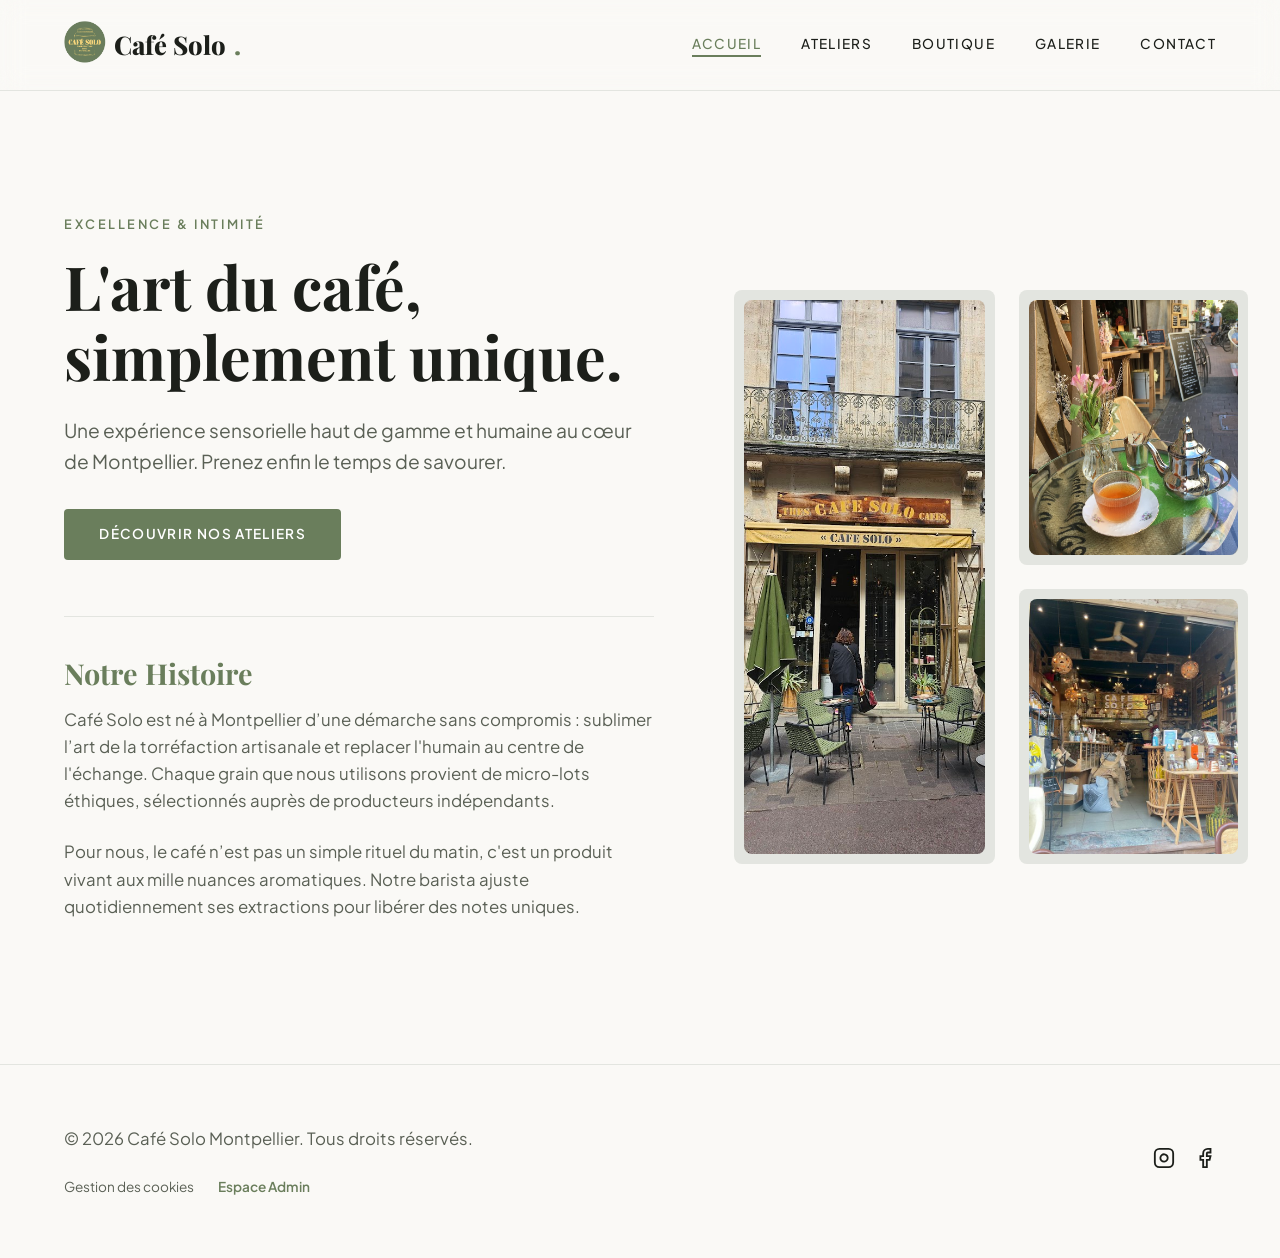
<file: index.html>
<!DOCTYPE html>
<html lang="fr" data-theme="auto">
<head>
    <meta charset="UTF-8">
    <meta name="viewport" content="width=device-width, initial-scale=1.0">
    <title>Café Solo | Accueil & Histoire - Montpellier</title>
    <link rel="preconnect" href="https://fonts.googleapis.com">
    <link rel="preconnect" href="https://fonts.gstatic.com" crossorigin>
    <link href="https://fonts.googleapis.com/css2?family=Playfair+Display:ital,wght@0,400..900;1,400..900&family=Plus+Jakarta+Sans:wght@300;400;500;600;700&display=swap" rel="stylesheet">
    <link rel="stylesheet" href="style.css">
</head>
<body>

    <div class="overlay-backdrop" id="backdrop"></div>

    <header class="main-header">
        <div class="container header-container">
            <a href="index.html" class="logo"><img src="logo-solo.png" alt="Logo Café Solo" class="logo-img">Café Solo<span>.</span></a>
            <nav class="nav-menu" id="navMenu">
                <a href="index.html" class="nav-link active">Accueil</a>
                <a href="ateliers.html" class="nav-link">Ateliers</a>
                <a href="boutique.html" class="nav-link">Boutique</a>
                <a href="galerie.html" class="nav-link">Galerie</a>
                <a href="contact.html" class="nav-link">Contact</a>
            </nav>
        </div>
    </header>

    <main class="page-content">
        <section class="section-padded">
            <div class="container accueil-grid">
                <div class="accueil-content">
                    <span class="section-subtitle">Excellence & Intimité</span>
                    <h1 class="font-hagrid" style="font-size: 3.8rem; margin-bottom: 1.5rem;">L'art du café,<br>simplement unique.</h1>
                    <p style="font-size: 1.2rem; margin-bottom: 2rem;">Une expérience sensorielle haut de gamme et humaine au cœur de Montpellier. Prenez enfin le temps de savourer.</p>
                    <a href="ateliers.html" class="btn btn-primary">Découvrir nos Ateliers</a>

                    <div class="accueil-story">
                        <h3 class="accueil-story-title">Notre Histoire</h3>
                        <p>Café Solo est né à Montpellier d’une démarche sans compromis : sublimer l’art de la torréfaction artisanale et replacer l'humain au centre de l'échange. Chaque grain que nous utilisons provient de micro-lots éthiques, sélectionnés auprès de producteurs indépendants.</p>
                        <p>Pour nous, le café n’est pas un simple rituel du matin, c'est un produit vivant aux mille nuances aromatiques. Notre barista ajuste quotidiennement ses extractions pour libérer des notes uniques.</p>
                    </div>
                </div>

                <div class="accueil-visual-collage">
                    <div class="collage-photo tall">
                        <img src="accueil 1.jpg">
                    </div>
                    <div class="collage-photo">
                        <img src="accueil 2.jpg">
                    </div>
                    <div class="collage-photo">
                        <img src="accueil 3.jpg">
                    </div>
                </div>
        </section>
    </main>

    <footer class="main-footer">
        <div class="container footer-container">
            <div>
                <p>&copy; 2026 Café Solo Montpellier. Tous droits réservés.</p>
                <div class="footer-links">
                    <a href="cookies.html">Gestion des cookies</a>
                    <a href="dashboard.html" style="font-weight:600; color:var(--color-primary);">Espace Admin</a>
                </div>
            </div>
            <div class="footer-socials">
                <a href="https://www.instagram.com/cafesolomontpellier/" aria-label="Instagram"><svg viewBox="0 0 24 24" fill="none" stroke="currentColor" stroke-width="2"><rect x="2" y="2" width="20" height="20" rx="5" ry="5"></rect><path d="M16 11.37A4 4 0 1 1 12.63 8 4 4 0 0 1 16 11.37z"></path><line x1="17.5" y1="6.5" x2="17.51" y2="6.5"></line></svg></a>
                <a href="https://www.facebook.com/cafesolomontpellier" aria-label="Facebook"><svg viewBox="0 0 24 24" fill="none" stroke="currentColor" stroke-width="2"><path d="M18 2h-3a5 5 0 0 0-5 5v3H7v4h3v8h4v-8h3l1-4h-4V7a1 1 0 0 1 1-1h3z"></path></svg></a>
            </div>
        </div>
    </footer>

    <script src="script.js"></script>
</body>
</html>
</file>
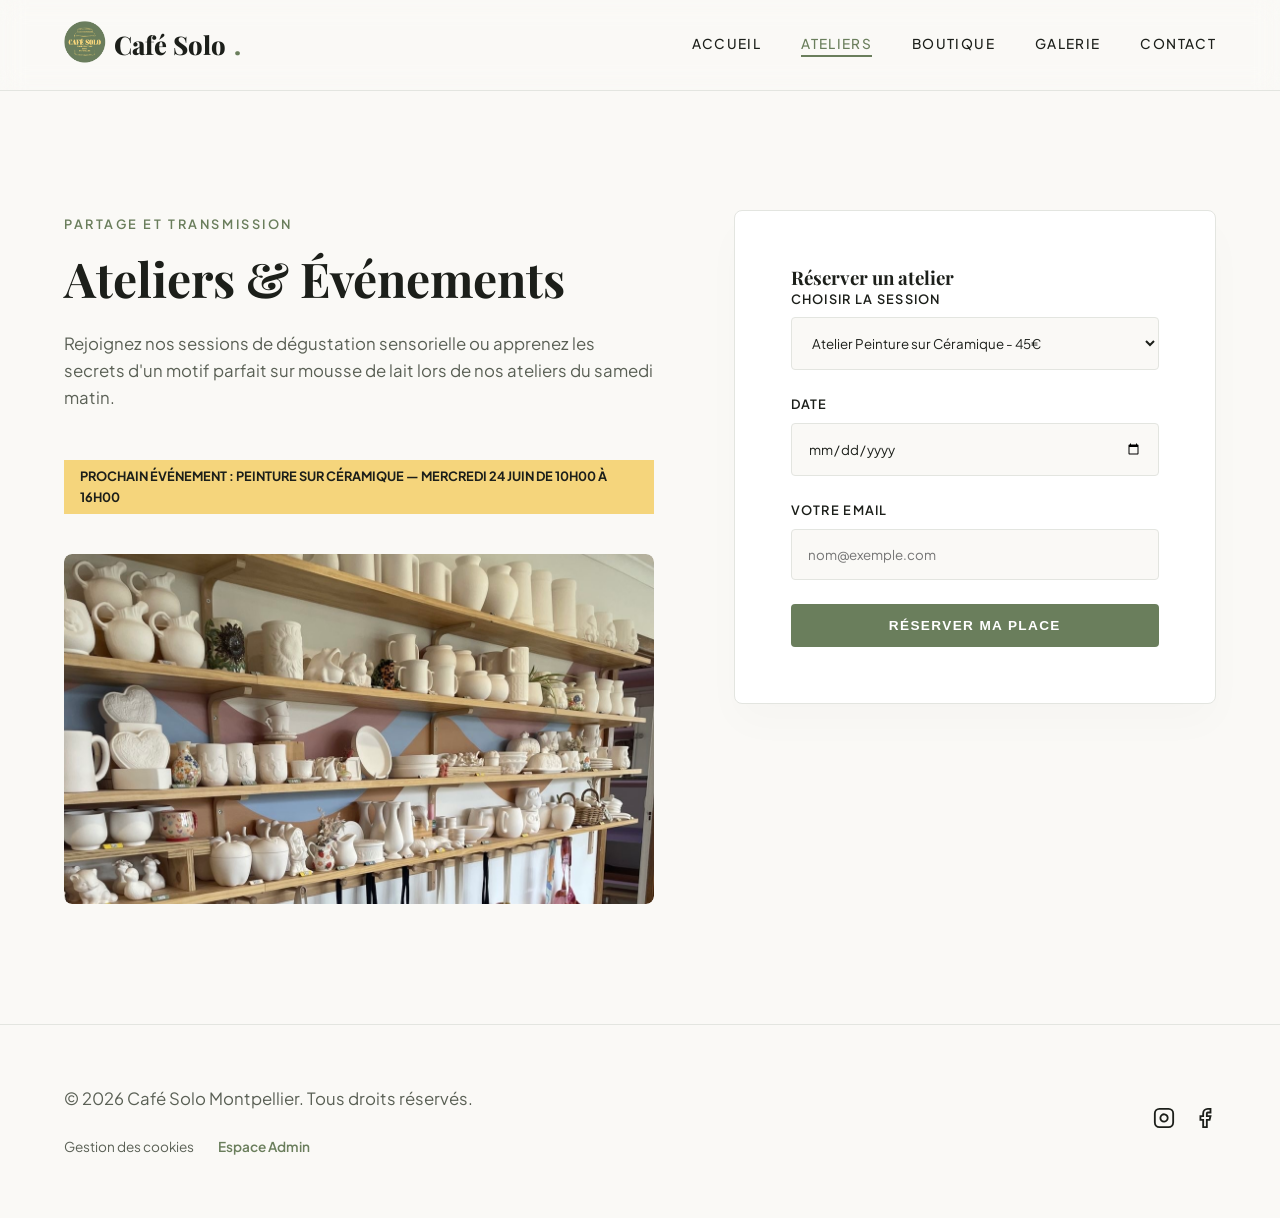
<file: ateliers.html>
<!DOCTYPE html>
<html lang="fr" data-theme="auto">
<head>
    <meta charset="UTF-8">
    <meta name="viewport" content="width=device-width, initial-scale=1.0">
    <title>Café Solo | Ateliers & Événements</title>
    <link rel="preconnect" href="https://fonts.googleapis.com">
    <link rel="preconnect" href="https://fonts.gstatic.com" crossorigin>
    <link href="https://fonts.googleapis.com/css2?family=Playfair+Display:ital,wght@0,400..900;1,400..900&family=Plus+Jakarta+Sans:wght@300;400;500;600;700&display=swap" rel="stylesheet">
    <link rel="stylesheet" href="style.css">
</head>
<body>

    <div class="overlay-backdrop" id="backdrop"></div>

</head>
<body>
    <header class="main-header">
        <div class="container header-container">
            <a href="index.html" class="logo"><img src="logo-solo.png" alt="Logo Café Solo" class="logo-img">Café Solo<span>.</span></a>
            <nav class="nav-menu">
                <a href="index.html" class="nav-link">Accueil</a>
                <a href="ateliers.html" class="nav-link active">Ateliers</a>
                <a href="boutique.html" class="nav-link">Boutique</a>
                <a href="galerie.html" class="nav-link">Galerie</a>
                <a href="contact.html" class="nav-link">Contact</a>
            </nav>
        </div>
    </header>

    <main class="page-content">
    <section class="section-padded">
        <div class="container split-layout" style="align-items: start;"> <div class="ateliers-left-column">
                <div class="ateliers-text">
                    <span class="section-subtitle">Partage et transmission</span>
                    <h2 class="font-hagrid">Ateliers & Événements</h2>
                    <p>Rejoignez nos sessions de dégustation sensorielle ou apprenez les secrets d'un motif parfait sur mousse de lait lors de nos ateliers du samedi matin.</p>
                    <div class="event-badge" style="margin-bottom: 2.5rem;">Prochain événement : Peinture sur Céramique — Mercredi 24 juin de 10h00 à 16h00</div>
                </div>
                
                <div class="ateliers-image-wrap">
                    <img src="atelier 1.jpg" alt="Session de formation Latte Art au Café Solo">
                </div>
            </div>

            <div class="card">
                <h3>Réserver un atelier</h3>
                <form class="simple-form" onsubmit="event.preventDefault(); alert('Réservation enregistrée !');">
                    <div class="form-group">
                        <label>Choisir la session</label>
                        <select required>
                            <option>Atelier Peinture sur Céramique - 45€</option>
                            <option>Dégustation "Délices" du Moment - 30€</option>
                        </select>
                    </div>
                    <div class="form-group"><label>Date</label><input type="date" required></div>
                    <div class="form-group"><label>Votre Email</label><input type="email" placeholder="nom@exemple.com" required></div>
                    <button type="submit" class="btn btn-primary" style="width:100%;">Réserver ma place</button>
                </form>
            </div>

        </div>
    </section>
</main>

    <script src="script.js"></script>
    <footer class="main-footer">
        <div class="container footer-container">
            <div>
                <p>&copy; 2026 Café Solo Montpellier. Tous droits réservés.</p>
                <div class="footer-links">
                    <a href="cookies.html">Gestion des cookies</a>
                    <a href="dashboard.html" style="font-weight:600; color:var(--color-primary);">Espace Admin</a>
                </div>
            </div>
            <div class="footer-socials">
                <a href="https://www.instagram.com/cafesolomontpellier/" aria-label="Instagram"><svg viewBox="0 0 24 24" fill="none" stroke="currentColor" stroke-width="2"><rect x="2" y="2" width="20" height="20" rx="5" ry="5"></rect><path d="M16 11.37A4 4 0 1 1 12.63 8 4 4 0 0 1 16 11.37z"></path><line x1="17.5" y1="6.5" x2="17.51" y2="6.5"></line></svg></a>
                <a href="https://www.facebook.com/cafesolomontpellier" aria-label="Facebook"><svg viewBox="0 0 24 24" fill="none" stroke="currentColor" stroke-width="2"><path d="M18 2h-3a5 5 0 0 0-5 5v3H7v4h3v8h4v-8h3l1-4h-4V7a1 1 0 0 1 1-1h3z"></path></svg></a>
            </div>
        </div>
    </footer>
</body>
</html>
</file>
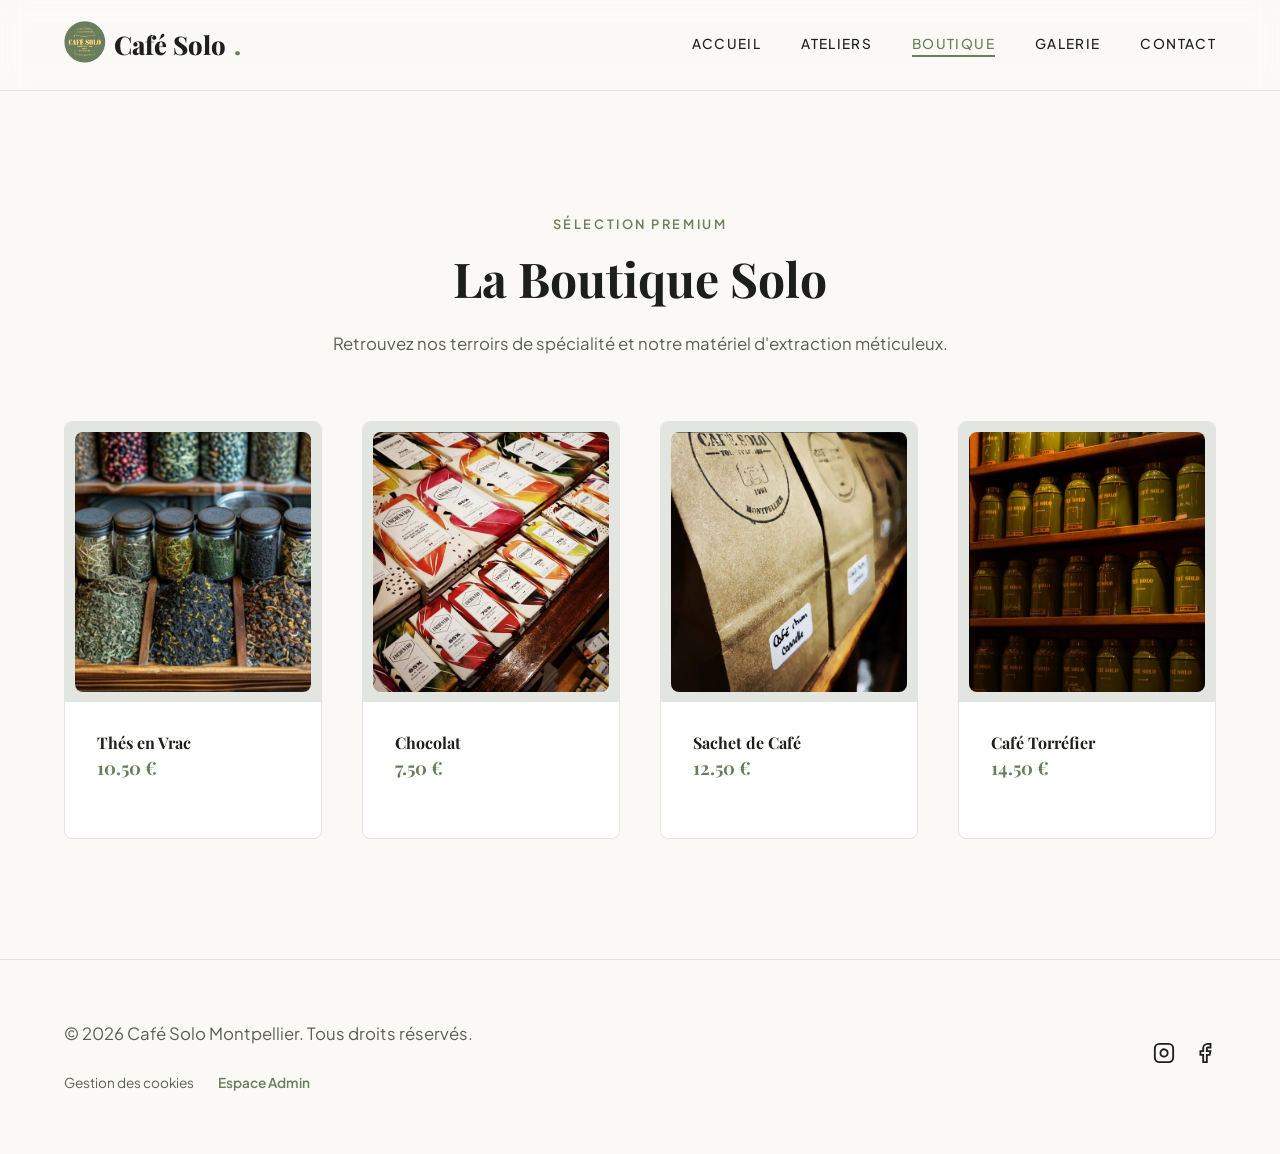
<file: boutique.html>
<!DOCTYPE html>
<html lang="fr" data-theme="auto">
<head>
    <meta charset="UTF-8">
    <meta name="viewport" content="width=device-width, initial-scale=1.0">
    <title>Café Solo | La Boutique</title>
    <link rel="preconnect" href="https://fonts.googleapis.com">
    <link rel="preconnect" href="https://fonts.gstatic.com" crossorigin>
    <link href="https://fonts.googleapis.com/css2?family=Playfair+Display:ital,wght@0,400..900;1,400..900&family=Plus+Jakarta+Sans:wght@300;400;500;600;700&display=swap" rel="stylesheet">
    <link rel="stylesheet" href="style.css">
</head>
<body>
    <header class="main-header">
        <div class="container header-container">
            <a href="index.html" class="logo"><img src="logo-solo.png" alt="Logo Café Solo" class="logo-img">Café Solo<span>.</span></a>
            <nav class="nav-menu">
                <a href="index.html" class="nav-link">Accueil</a>
                <a href="ateliers.html" class="nav-link">Ateliers</a>
                <a href="boutique.html" class="nav-link active">Boutique</a>
                <a href="galerie.html" class="nav-link">Galerie</a>
                <a href="contact.html" class="nav-link">Contact</a>
            </nav>
        </div>
    </header>

    <main class="page-content">
        <section class="section-padded">
            <div class="container">
                <div style="text-align: center;">
                    <span class="section-subtitle">Sélection Premium</span>
                    <h2 class="font-hagrid">La Boutique Solo</h2>
                    <p>Retrouvez nos terroirs de spécialité et notre matériel d'extraction méticuleux.</p>
                </div>
                <div class="product-grid">
                    <div class="product-card">
                        <div class="product-img">
                            <img src="boutique 1.jpeg">
                        </div>
                        <div class="product-details"><h4>Thés en Vrac</h4><p class="product-price">10.50 €</p></div>
                    </div>
                    <div class="product-card">
                        <div class="product-img">
                            <img src="boutique 2.png">
                        </div>
                        <div class="product-details"><h4>Chocolat</h4><p class="product-price">7.50 €</p></div>
                    </div>
                    <div class="product-card">
                        <div class="product-img">
                            <img src="boutique 3.png">
                        </div>
                        <div class="product-details"><h4>Sachet de Café</h4><p class="product-price">12.50 €</p></div>
                    </div>
                    <div class="product-card">
                        <div class="product-img">
                            <img src="boutique 4.png">
                        </div>
                        <div class="product-details"><h4>Café Torréfier</h4><p class="product-price">14.50 €</p></div>
                    </div>
                </div>
            </div>
        </section>
    </main>
    <script src="script.js"></script>
    <footer class="main-footer">
        <div class="container footer-container">
            <div>
                <p>&copy; 2026 Café Solo Montpellier. Tous droits réservés.</p>
                <div class="footer-links">
                    <a href="cookies.html">Gestion des cookies</a>
                    <a href="dashboard.html" style="font-weight:600; color:var(--color-primary);">Espace Admin</a>
                </div>
            </div>
            <div class="footer-socials">
                <a href="https://www.instagram.com/cafesolomontpellier/" aria-label="Instagram"><svg viewBox="0 0 24 24" fill="none" stroke="currentColor" stroke-width="2"><rect x="2" y="2" width="20" height="20" rx="5" ry="5"></rect><path d="M16 11.37A4 4 0 1 1 12.63 8 4 4 0 0 1 16 11.37z"></path><line x1="17.5" y1="6.5" x2="17.51" y2="6.5"></line></svg></a>
                <a href="https://www.facebook.com/cafesolomontpellier" aria-label="Facebook"><svg viewBox="0 0 24 24" fill="none" stroke="currentColor" stroke-width="2"><path d="M18 2h-3a5 5 0 0 0-5 5v3H7v4h3v8h4v-8h3l1-4h-4V7a1 1 0 0 1 1-1h3z"></path></svg></a>
            </div>
        </div>
    </footer>
</body>
</html>
</file>
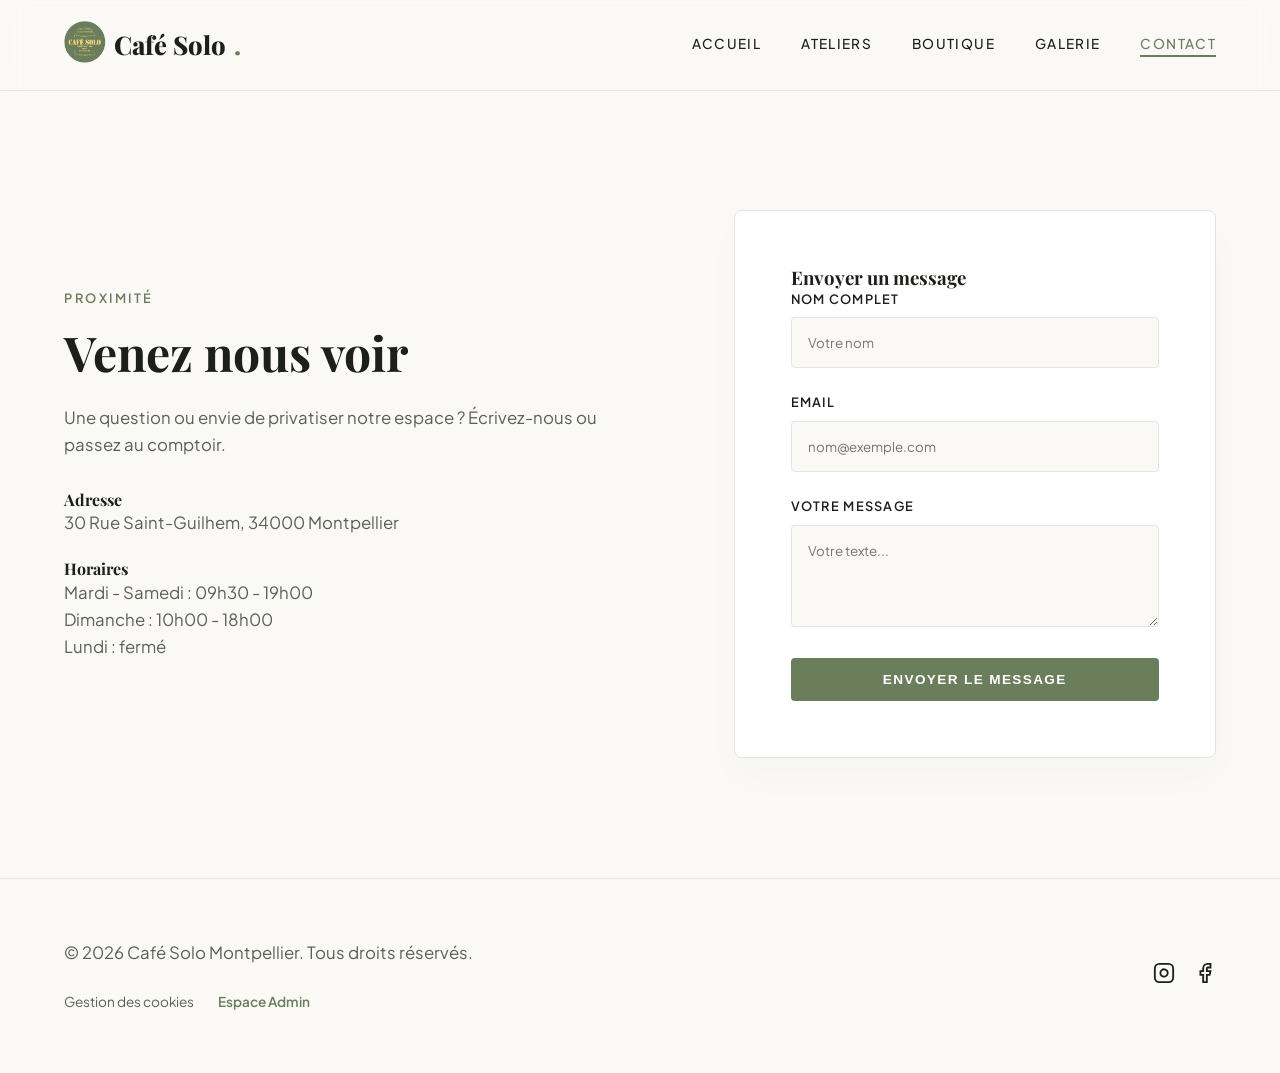
<file: contact.html>
<!DOCTYPE html>
<html lang="fr" data-theme="auto">
<head>
    <meta charset="UTF-8">
    <meta name="viewport" content="width=device-width, initial-scale=1.0">
    <title>Café Solo | Contact</title>
    <link rel="preconnect" href="https://fonts.googleapis.com">
    <link rel="preconnect" href="https://fonts.gstatic.com" crossorigin>
    <link href="https://fonts.googleapis.com/css2?family=Playfair+Display:ital,wght@0,400..900;1,400..900&family=Plus+Jakarta+Sans:wght@300;400;500;600;700&display=swap" rel="stylesheet">
    <link rel="stylesheet" href="style.css">
</head>
<body>
    <header class="main-header">
        <div class="container header-container">
            <a href="index.html" class="logo"><img src="logo-solo.png" alt="Logo Café Solo" class="logo-img">Café Solo<span>.</span></a>
            <nav class="nav-menu">
                <a href="index.html" class="nav-link">Accueil</a>
                <a href="ateliers.html" class="nav-link">Ateliers</a>
                <a href="boutique.html" class="nav-link">Boutique</a>
                <a href="galerie.html" class="nav-link">Galerie</a>
                <a href="contact.html" class="nav-link active">Contact</a>
            </nav>
        </div>
    </header>

    <main class="page-content">
        <section class="section-padded">
            <div class="container split-layout">
                <div class="contact-details">
                    <div><span class="section-subtitle">Proximité</span><h2 class="font-hagrid">Venez nous voir</h2><p>Une question ou envie de privatiser notre espace ? Écrivez-nous ou passez au comptoir.</p></div>
                    <div style="margin-top:2rem;"><h4>Adresse</h4><p>30 Rue Saint-Guilhem, 34000 Montpellier</p></div>
                    <div style="margin-top:1rem;"><h4>Horaires</h4><p>Mardi - Samedi : 09h30 - 19h00<br>Dimanche : 10h00 - 18h00<br>Lundi : fermé</p></div>
                </div>
                <div class="card">
                    <h3>Envoyer un message</h3>
                    <form class="simple-form" onsubmit="event.preventDefault(); alert('Message envoyé !');">
                        <div class="form-group"><label>Nom complet</label><input type="text" placeholder="Votre nom" required></div>
                        <div class="form-group"><label>Email</label><input type="email" placeholder="nom@exemple.com" required></div>
                        <div class="form-group"><label>Votre message</label><textarea rows="4" placeholder="Votre texte..." required></textarea></div>
                        <button type="submit" class="btn btn-primary" style="width: 100%;">Envoyer le message</button>
                    </form>
                </div>
            </div>
        </section>
    </main>
    <script src="script.js"></script>
    <footer class="main-footer">
        <div class="container footer-container">
            <div>
                <p>&copy; 2026 Café Solo Montpellier. Tous droits réservés.</p>
                <div class="footer-links">
                    <a href="cookies.html">Gestion des cookies</a>
                    <a href="dashboard.html" style="font-weight:600; color:var(--color-primary);">Espace Admin</a>
                </div>
            </div>
            <div class="footer-socials">
                <a href="https://www.instagram.com/cafesolomontpellier/" aria-label="Instagram"><svg viewBox="0 0 24 24" fill="none" stroke="currentColor" stroke-width="2"><rect x="2" y="2" width="20" height="20" rx="5" ry="5"></rect><path d="M16 11.37A4 4 0 1 1 12.63 8 4 4 0 0 1 16 11.37z"></path><line x1="17.5" y1="6.5" x2="17.51" y2="6.5"></line></svg></a>
                <a href="https://www.facebook.com/cafesolomontpellier" aria-label="Facebook"><svg viewBox="0 0 24 24" fill="none" stroke="currentColor" stroke-width="2"><path d="M18 2h-3a5 5 0 0 0-5 5v3H7v4h3v8h4v-8h3l1-4h-4V7a1 1 0 0 1 1-1h3z"></path></svg></a>
            </div>
        </div>
    </footer>
</body>
</html>
</file>
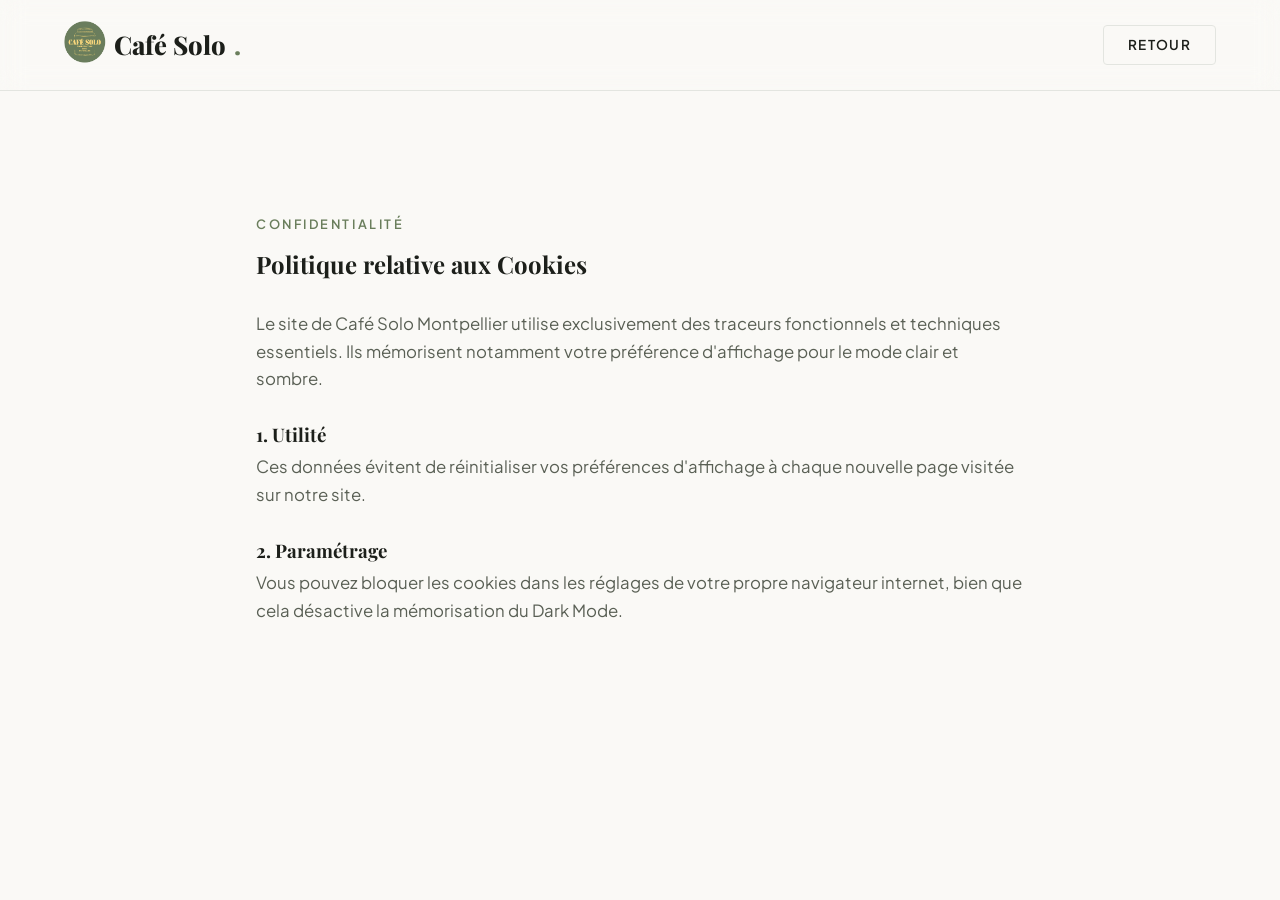
<file: cookies.html>
<!DOCTYPE html>
<html lang="fr" data-theme="auto">
<head>
    <meta charset="UTF-8">
    <meta name="viewport" content="width=device-width, initial-scale=1.0">
    <title>Politique des Cookies | Café Solo</title>
    <link rel="preconnect" href="https://fonts.googleapis.com">
    <link rel="preconnect" href="https://fonts.gstatic.com" crossorigin>
    <link href="https://fonts.googleapis.com/css2?family=Playfair+Display:ital,wght@0,400..900;1,400..900&family=Plus+Jakarta+Sans:wght@300;400;500;600;700&display=swap" rel="stylesheet">
    <link rel="stylesheet" href="style.css">
</head>
<body>
    <header class="main-header">
        <div class="container header-container">
            <a href="index.html" class="logo"><img src="logo-solo.png" alt="Logo Café Solo" class="logo-img">Café Solo<span>.</span></a>
            <a href="index.html" class="btn btn-secondary" style="padding: 0.5rem 1.5rem;">Retour</a>
        </div>
    </header>

    <main class="page-content">
        <section class="section-padded">
            <div class="container" style="max-width: 768px; margin: 0 auto;">
                <span class="section-subtitle">Confidentialité</span>
                <h1 class="font-hagrid" style="margin-bottom: 2rem;">Politique relative aux Cookies</h1>
                <p>Le site de Café Solo Montpellier utilise exclusivement des traceurs fonctionnels et techniques essentiels. Ils mémorisent notamment votre préférence d'affichage pour le mode clair et sombre.</p>
                <h3 style="margin-top: 2rem; margin-bottom: 0.5rem;">1. Utilité</h3>
                <p>Ces données évitent de réinitialiser vos préférences d'affichage à chaque nouvelle page visitée sur notre site.</p>
                <h3 style="margin-top: 2rem; margin-bottom: 0.5rem;">2. Paramétrage</h3>
                <p>Vous pouvez bloquer les cookies dans les réglages de votre propre navigateur internet, bien que cela désactive la mémorisation du Dark Mode.</p>
            </div>
        </section>
    </main>
</body>
</html>
</file>
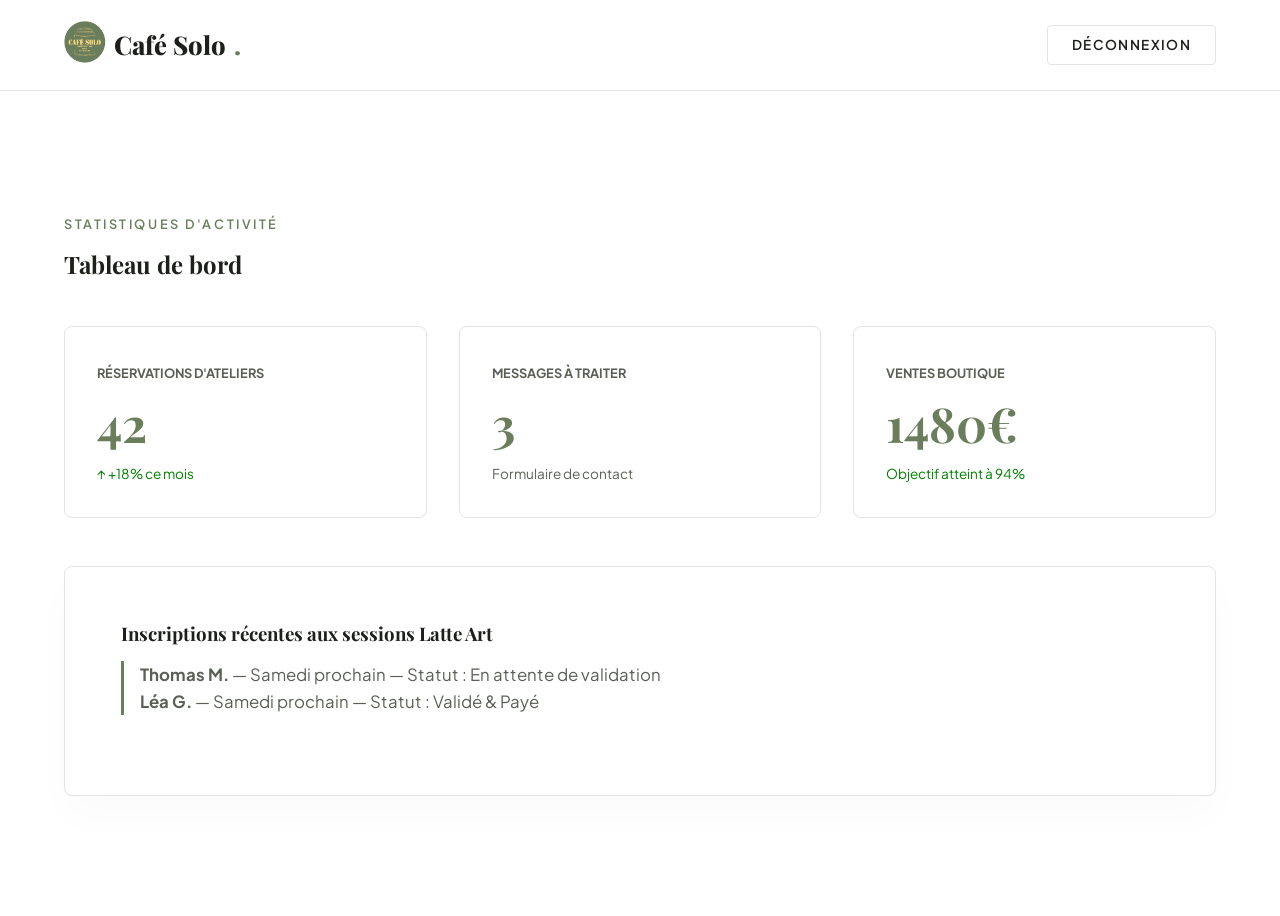
<file: dashboard.html>
<!DOCTYPE html>
<html lang="fr" data-theme="auto">
<head>
    <meta charset="UTF-8">
    <meta name="viewport" content="width=device-width, initial-scale=1.0">
    <title>Espace Administration | Café Solo</title>
    <link rel="preconnect" href="https://fonts.googleapis.com">
    <link rel="preconnect" href="https://fonts.gstatic.com" crossorigin>
    <link href="https://fonts.googleapis.com/css2?family=Playfair+Display:ital,wght@0,400..900;1,400..900&family=Plus+Jakarta+Sans:wght@300;400;500;600;700&display=swap" rel="stylesheet">
    <link rel="stylesheet" href="style.css">
</head>
<body class="bg-alt">
    <header class="main-header">
        <div class="container header-container">
            <a href="index.html" class="logo"><img src="logo-solo.png" alt="Logo Café Solo" class="logo-img">Café Solo<span>.</span></a>
            <a href="index.html" class="btn btn-secondary" style="padding: 0.5rem 1.5rem;">Déconnexion</a>
        </div>
    </header>

    <main class="page-content">
        <section class="section-padded">
            <div class="container">
                <span class="section-subtitle">Statistiques d'activité</span>
                <h1 class="font-hagrid" style="margin-bottom: 2rem;">Tableau de bord</h1>
                
                <div class="dashboard-grid">
                    <div class="dashboard-metric">
                        <span style="font-size:0.8rem; font-weight:700; text-transform:uppercase; color:var(--text-muted);">Réservations d'Ateliers</span>
                        <div class="dashboard-metric-number">42</div>
                        <p style="color:green; font-size:0.85rem; margin:0;">↑ +18% ce mois</p>
                    </div>
                    <div class="dashboard-metric">
                        <span style="font-size:0.8rem; font-weight:700; text-transform:uppercase; color:var(--text-muted);">Messages à traiter</span>
                        <div class="dashboard-metric-number">3</div>
                        <p style="color:var(--text-muted); font-size:0.85rem; margin:0;">Formulaire de contact</p>
                    </div>
                    <div class="dashboard-metric">
                        <span style="font-size:0.8rem; font-weight:700; text-transform:uppercase; color:var(--text-muted);">Ventes Boutique</span>
                        <div class="dashboard-metric-number">1480€</div>
                        <p style="color:green; font-size:0.85rem; margin:0;">Objectif atteint à 94%</p>
                    </div>
                </div>

                <div class="card" style="margin-top: 3rem;">
                    <h3>Inscriptions récentes aux sessions Latte Art</h3>
                    <p style="margin-top:1rem; border-left:3px solid var(--color-primary); padding-left:1rem;"><strong>Thomas M.</strong> — Samedi prochain — Statut : En attente de validation<br><strong>Léa G.</strong> — Samedi prochain — Statut : Validé & Payé</p>
                </div>
            </div>
        </section>
    </main>
</body>
</html>
</file>
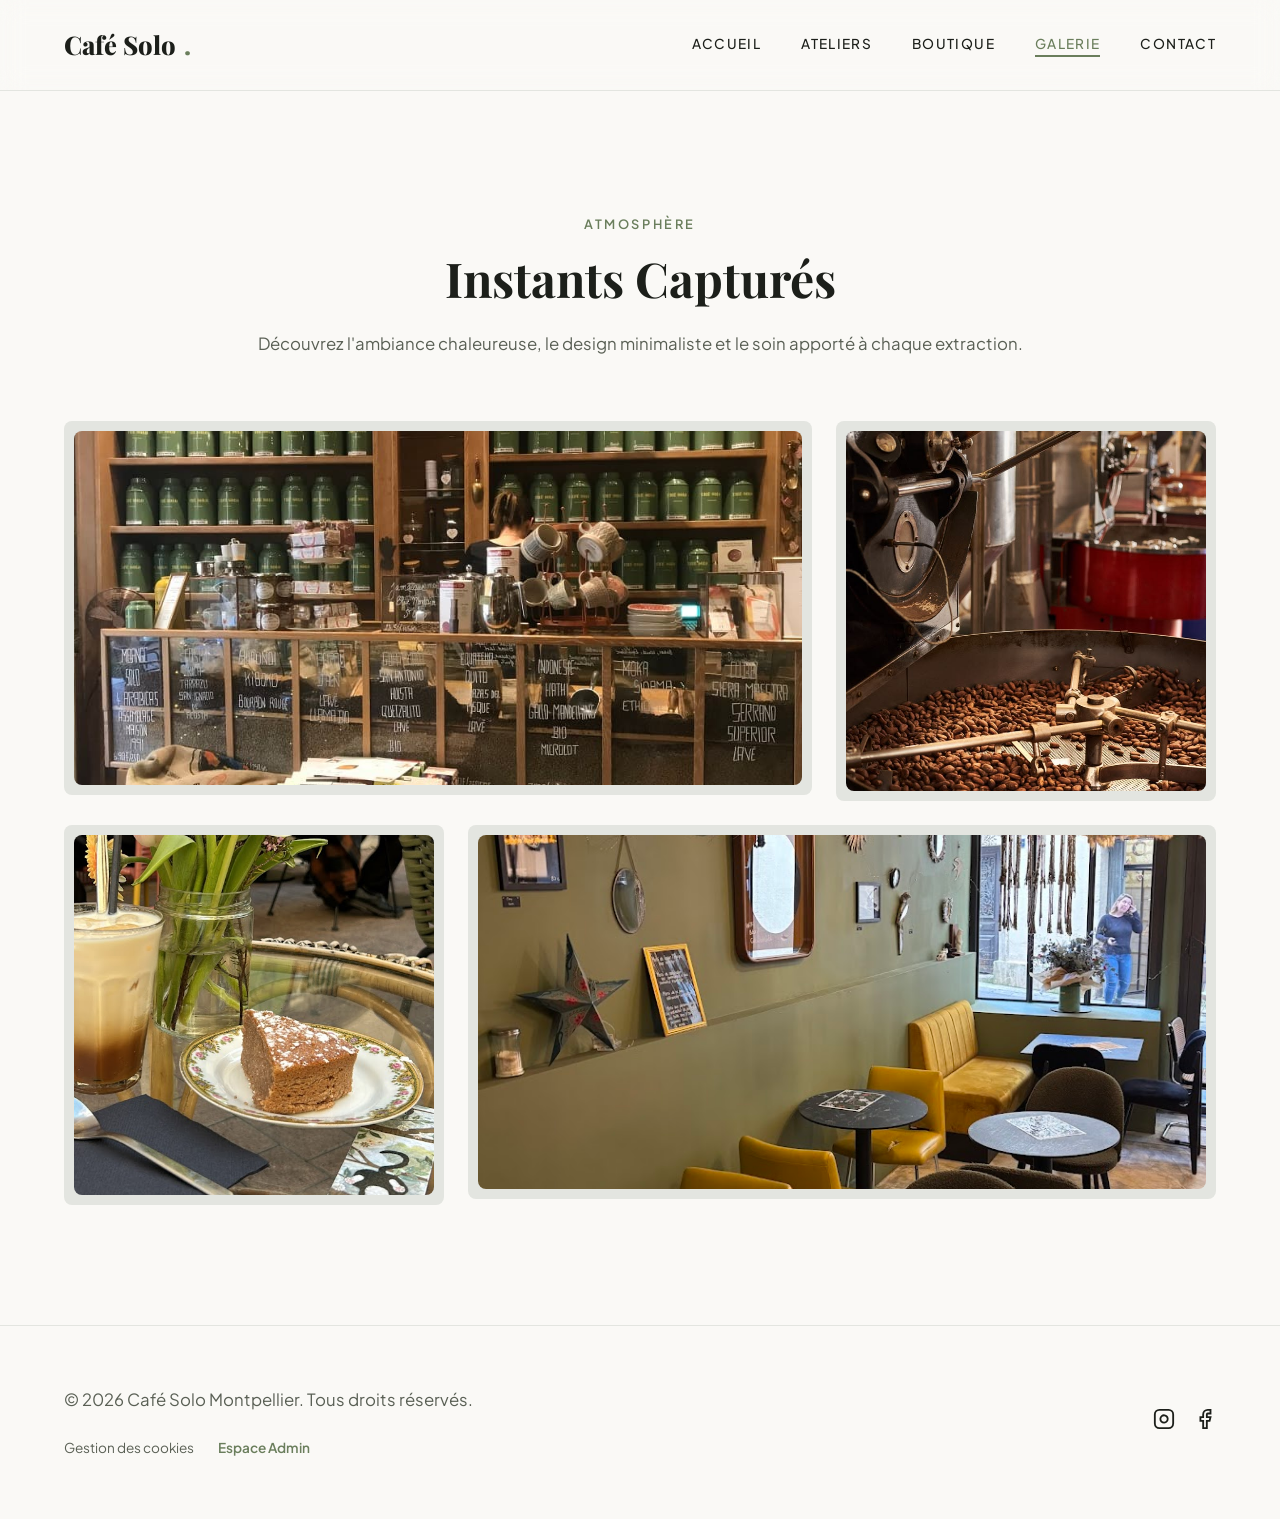
<file: galerie.html>
<!DOCTYPE html>
<html lang="fr" data-theme="auto">
<head>
    <meta charset="UTF-8">
    <meta name="viewport" content="width=device-width, initial-scale=1.0">
    <title>Café Solo | Galerie Photos</title>
    <link rel="preconnect" href="https://fonts.googleapis.com">
    <link rel="preconnect" href="https://fonts.gstatic.com" crossorigin>
    <link href="https://fonts.googleapis.com/css2?family=Playfair+Display:ital,wght@0,400..900;1,400..900&family=Plus+Jakarta+Sans:wght@300;400;500;600;700&display=swap" rel="stylesheet">
    <link rel="stylesheet" href="style.css">
</head>
<body>

    <div class="overlay-backdrop" id="backdrop"></div>

    <header class="main-header">
        <div class="container header-container">
            <a href="index.html" class="logo">Café Solo<span>.</span></a>
            <nav class="nav-menu">
                <a href="index.html" class="nav-link">Accueil</a>
                <a href="ateliers.html" class="nav-link">Ateliers</a>
                <a href="boutique.html" class="nav-link">Boutique</a>
                <a href="galerie.html" class="nav-link active">Galerie</a>
                <a href="contact.html" class="nav-link">Contact</a>
            </nav>
        </div>
    </header>

    <main class="page-content">
        <section class="section-padded">
            <div class="container">
                <div style="text-align: center;">
                    <span class="section-subtitle">Atmosphère</span>
                    <h2 class="font-hagrid">Instants Capturés</h2>
                    <p>Découvrez l'ambiance chaleureuse, le design minimaliste et le soin apporté à chaque extraction.</p>
                </div>

                <div class="gallery-grid">
                    
                    <div class="gallery-item wide">
                        <img src="galerie 4.jpg">
                    </div>
                    
                    <div class="gallery-item">
                        <img src="galerie 1.jpeg">
                    </div>
                    
                    <div class="gallery-item">
                        <img src="galerie 2.jpg">
                    </div>
                    
                    <div class="gallery-item wide">
                        <img src="galerie 3.jpg">
                    </div>

                </div>
            </div>
        </section>
    </main>

    <footer class="main-footer">
        <div class="container footer-container">
            <div>
                <p>&copy; 2026 Café Solo Montpellier. Tous droits réservés.</p>
                <div class="footer-links">
                    <a href="cookies.html">Gestion des cookies</a>
                    <a href="dashboard.html" style="font-weight:600; color:var(--color-primary);">Espace Admin</a>
                </div>
            </div>
            <div class="footer-socials">
                <a href="https://www.instagram.com/cafesolomontpellier/" aria-label="Instagram"><svg viewBox="0 0 24 24" fill="none" stroke="currentColor" stroke-width="2"><rect x="2" y="2" width="20" height="20" rx="5" ry="5"></rect><path d="M16 11.37A4 4 0 1 1 12.63 8 4 4 0 0 1 16 11.37z"></path><line x1="17.5" y1="6.5" x2="17.51" y2="6.5"></line></svg></a>
                <a href="https://www.facebook.com/cafesolomontpellier" aria-label="Facebook"><svg viewBox="0 0 24 24" fill="none" stroke="currentColor" stroke-width="2"><path d="M18 2h-3a5 5 0 0 0-5 5v3H7v4h3v8h4v-8h3l1-4h-4V7a1 1 0 0 1 1-1h3z"></path></svg></a>
            </div>
        </div>
    </footer>

    <script src="script.js"></script>
</body>
</html>
</file>
<file: style.css>
/* ==========================================================================
   VARIABLES, THEMES & CONFIGURATION
   ========================================================================== */
:root {
    --font-sans: 'Plus Jakarta Sans', -apple-system, sans-serif;
    --font-serif: 'Playfair Display', Georgia, serif;
    
    --color-primary: #6a7e5c;    
    --color-secondary: #f5d57c;  
    --color-primary-dark: #516345;
    
    /* Mode Clair */
    --bg-color: #faf9f6;
    --bg-color-alt: #ffffff;
    --text-color: #1c1f1a;
    --text-muted: #5a6055;
    --border-color: #e3e5e0;
    --card-bg: #ffffff;
    --overlay-bg: rgba(255, 255, 255, 0.98);
    --transition-speed: 0.3s;
}

[data-theme="dark"] {
    --bg-color: #121411;
    --bg-color-alt: #1a1d18;
    --text-color: #f4f5f3;
    --text-muted: #a3a89e;
    --border-color: #2a2e27;
    --card-bg: #1a1d18;
    --overlay-bg: rgba(18, 20, 17, 0.98);
}

@media (prefers-color-scheme: dark) {
    html[data-theme="auto"] {
        --bg-color: #121411;
        --bg-color-alt: #1a1d18;
        --text-color: #f4f5f3;
        --text-muted: #a3a89e;
        --border-color: #2a2e27;
        --card-bg: #1a1d18;
        --overlay-bg: rgba(18, 20, 17, 0.98);
    }
}

/* ==========================================================================
   STRUCTURE DE BASE
   ========================================================================== */
* { box-sizing: border-box; margin: 0; padding: 0; }
body {
    font-family: var(--font-sans);
    background-color: var(--bg-color);
    color: var(--text-color);
    line-height: 1.62;
    transition: background-color var(--transition-speed), color var(--transition-speed);
}
.container { width: 90%; max-width: 1200px; margin: 0 auto; }
.section-padded { padding: 120px 0; }
.bg-alt { background-color: var(--bg-color-alt); }
.page-content { padding-top: 90px; min-height: 80vh; }

/* TYPOGRAPHIE */
h1, h2, h3, h4 { font-family: var(--font-serif); font-weight: 700; line-height: 1.15; }
h2 { font-size: 3rem; margin-bottom: 1.5rem; }
p { margin-bottom: 1.5rem; color: var(--text-muted); font-size: 1.05rem; }
.font-hagrid { font-family: var(--font-serif); }
.section-subtitle { display: inline-block; font-size: 0.8rem; text-transform: uppercase; letter-spacing: 0.2em; color: var(--color-primary); font-weight: 600; margin-bottom: 1rem; }

/* BOUTONS & ELEMENTS */
.btn { display: inline-flex; align-items: center; justify-content: center; padding: 0.9rem 2.2rem; font-size: 0.85rem; font-weight: 600; text-transform: uppercase; letter-spacing: 0.1em; text-decoration: none; transition: all 0.25s ease; border: none; border-radius: 4px; cursor: pointer; }
.btn-primary { background-color: var(--color-primary); color: #ffffff; }
.btn-primary:hover { background-color: var(--color-primary-dark); transform: translateY(-2px); }
.btn-secondary { background-color: transparent; border: 1px solid var(--border-color); color: var(--text-color); }
.card { background-color: var(--card-bg); border: 1px solid var(--border-color); padding: 3.5rem; border-radius: 8px; box-shadow: 0 20px 40px rgba(0,0,0,0.02); }

/* ==========================================================================
   HEADER & NAVIGATION COMMUNE
   ========================================================================== */
.main-header { position: fixed; top: 0; left: 0; width: 100%; background-color: rgba(var(--bg-color), 0.9); backdrop-filter: blur(12px); border-bottom: 1px solid var(--border-color); z-index: 1000; }
.header-container { display: flex; justify-content: space-between; align-items: center; height: 90px; }
.logo { font-family: var(--font-serif); font-size: 1.6rem; text-decoration: none; color: var(--text-color); font-weight: 800; }
.logo span { color: var(--color-primary); }
.nav-menu { display: flex; gap: 2.5rem; }
.nav-link { text-decoration: none; color: var(--text-color); font-size: 0.85rem; font-weight: 500; text-transform: uppercase; letter-spacing: 0.1em; }
.nav-link.active, .nav-link:hover { color: var(--color-primary); border-bottom: 2px solid var(--color-primary); }
.header-actions { display: flex; align-items: center; gap: 1.2rem; }

/* CARTE DROUPDOWN MENU */
.menu-dropdown-btn { background-color: var(--color-primary); color: white; padding: 0.6rem 1.2rem; border: none; font-family: var(--font-sans); font-weight: 600; font-size: 0.8rem; text-transform: uppercase; letter-spacing: 0.1em; cursor: pointer; display: flex; align-items: center; gap: 0.5rem; border-radius: 4px; }
.menu-overlay { position: fixed; top: 0; right: -100%; width: 450px; height: 100%; background-color: var(--overlay-bg); border-left: 1px solid var(--border-color); box-shadow: -10px 0 30px rgba(0,0,0,0.05); z-index: 2000; transition: right 0.4s cubic-bezier(0.16, 1, 0.3, 1); padding: 40px; display: flex; flex-direction: column; overflow-y: auto; }
.menu-overlay.open { right: 0; }
.menu-overlay-header { display: flex; justify-content: space-between; align-items: center; margin-bottom: 2.5rem; border-bottom: 1px solid var(--border-color); padding-bottom: 1.5rem; }
.close-overlay { background: none; border: none; cursor: pointer; color: var(--text-color); }
.dropdown-menu-section { margin-bottom: 2rem; }
.dropdown-menu-section h3 { font-size: 1.4rem; color: var(--color-primary); border-bottom: 1px solid var(--border-color); padding-bottom: 0.5rem; margin-bottom: 1rem; }
.dropdown-item { display: flex; justify-content: space-between; align-items: baseline; margin-bottom: 0.8rem; }
.dropdown-item-name { font-weight: 600; }
.dropdown-item-dots { flex-grow: 1; border-bottom: 1px dashed var(--border-color); margin: 0 10px; }
.dropdown-item-price { font-family: var(--font-serif); font-weight: bold; }

/* THEME SELECTOR & HAMBURGER */
.theme-btn { background: none; border: none; color: var(--text-color); cursor: pointer; }
.theme-btn svg { width: 20px; height: 20px; }
.icon-sun { display: none; }
[data-theme="dark"] .icon-sun { display: block; }
[data-theme="dark"] .icon-moon { display: none; }
.hamburger { display: none; flex-direction: column; justify-content: space-between; width: 22px; height: 16px; background: none; border: none; cursor: pointer; }
.hamburger span { display: block; width: 100%; height: 2px; background-color: var(--text-color); }
.overlay-backdrop { position: fixed; top: 0; left: 0; width: 100%; height: 100%; background-color: rgba(0,0,0,0.3); z-index: 1500; display: none; }
.overlay-backdrop.active { display: block; }

/* ==========================================================================
   LAYOUTS SECTIONS
   ========================================================================== */
.accueil-grid, .split-layout { display: grid; grid-template-columns: 1.1fr 0.9fr; gap: 5rem; align-items: center; }
.accueil-story { margin-top: 3.5rem; border-top: 1px solid var(--border-color); padding-top: 2.5rem; }
.accueil-story-title { font-size: 1.8rem; margin-bottom: 1rem; color: var(--color-primary); }
.accueil-visual-collage { display: grid; grid-template-columns: repeat(2, 1fr); gap: 1.5rem; }
.collage-photo { background-color: var(--border-color); border-radius: 8px; display: flex; align-items: center; justify-content: center; color: var(--text-muted); font-size: 0.8rem; font-style: italic; aspect-ratio: 1 / 1.2; text-align: center; padding: 10px; }
.collage-photo.tall { grid-row: span 2; aspect-ratio: 1 / 2.2; }

/* FORMULAIRES */
.form-group { margin-bottom: 1.5rem; }
.form-group label { display: block; font-size: 0.8rem; font-weight: 600; text-transform: uppercase; letter-spacing: 0.1em; margin-bottom: 0.5rem; }
.form-group input, .form-group select, .form-group textarea { width: 100%; padding: 1rem; border: 1px solid var(--border-color); background-color: var(--bg-color); color: var(--text-color); border-radius: 4px; font-family: var(--font-sans); }
.event-badge { display: inline-block; background-color: var(--color-secondary); color: #1c1f1a; padding: 0.4rem 1rem; font-size: 0.8rem; font-weight: 700; text-transform: uppercase; margin-top: 1.5rem; }

/* BOUTIQUE */
.product-grid { display: grid; grid-template-columns: repeat(auto-fit, minmax(250px, 1fr)); gap: 2.5rem; margin-top: 4rem; }
.product-card { background-color: var(--card-bg); border: 1px solid var(--border-color); border-radius: 8px; overflow: hidden; transition: all var(--transition-speed); }
.product-card:hover { transform: translateY(-5px); box-shadow: 0 15px 30px rgba(0,0,0,0.05); }
.product-img { height: 280px; background-color: var(--border-color); display: flex; align-items: center; justify-content: center; color: var(--text-muted); font-size: 0.85rem; font-style: italic; text-align: center; padding: 10px; }
.product-details { padding: 2rem; }
.product-price { font-family: var(--font-serif); font-weight: bold; color: var(--color-primary); font-size: 1.15rem; }

/* GALERIE */
.gallery-grid { display: grid; grid-template-columns: repeat(3, 1fr); gap: 1.5rem; margin-top: 4rem; }
.gallery-item { background-color: var(--border-color); border-radius: 8px; aspect-ratio: 1; display: flex; align-items: center; justify-content: center; color: var(--text-muted); font-size: 0.85rem; font-style: italic; text-align: center; padding: 10px; }
.gallery-item.wide { grid-column: span 2; aspect-ratio: 2 / 1; }

/* DASHBOARD */
.dashboard-grid { display: grid; grid-template-columns: repeat(3, 1fr); gap: 2rem; margin-top: 3rem; }
.dashboard-metric { background: var(--card-bg); border: 1px solid var(--border-color); padding: 2rem; border-radius: 8px; }
.dashboard-metric-number { font-family: var(--font-serif); font-size: 3rem; color: var(--color-primary); font-weight: bold; }

/* FOOTER */
.main-footer { padding: 60px 0; border-top: 1px solid var(--border-color); background-color: var(--bg-color); }
.footer-container { display: flex; justify-content: space-between; align-items: center; }
.footer-links { margin-top: 0.75rem; display: flex; gap: 1.5rem; }
.footer-links a { color: var(--text-muted); text-decoration: none; font-size: 0.85rem; }
.footer-socials { display: flex; gap: 1.2rem; }
.footer-socials svg { width: 22px; height: 22px; stroke: var(--text-color); }

/* ==========================================================================
   MEDIA QUERIES (Correction max-width effectuée ici)
   ========================================================================== */
@media (max-width: 992px) {
    .accueil-grid, .split-layout { grid-template-columns: 1fr; gap: 4rem; }
    .accueil-visual-collage { order: -1; }
    .gallery-grid { grid-template-columns: repeat(2, 1fr); }
    .gallery-item.wide { grid-column: span 1; aspect-ratio: 1; }
}
@media (max-width: 768px) {
    .section-padded { padding: 80px 0; }
    h2 { font-size: 2.2rem; }
    .hamburger { display: flex; }
    .nav-menu { position: fixed; top: 90px; left: -100%; width: 100%; height: calc(100vh - 90px); background-color: var(--bg-color); flex-direction: column; gap: 0; transition: left 0.4s ease; border-top: 1px solid var(--border-color); }
    .nav-menu.active { left: 0; }
    .nav-link { width: 100%; padding: 1.5rem 2rem; border-bottom: 1px solid var(--border-color); }
    .menu-overlay { width: 100%; }
    .dashboard-grid { grid-template-columns: 1fr; }
    .footer-container { flex-direction: column; gap: 2rem; text-align: center; }
    .footer-links { justify-content: center; }
}
/* Réglage global pour toutes les images du site */
img {
    width: 100%;
    height: 100%;
    object-fit: cover;
    border-radius: 8px;
}
/* Alignement et taille du logo dans la barre de navigation */
.logo {
    display: inline-flex;
    align-items: center;
    gap: 8px; /* On réduit un peu l'espace pour que ce soit plus harmonieux */
}

.logo-img {
    height: 60px;       /* C'est cette valeur qui passe de 40px à 24px pour s'aligner sur la typo */
    width: auto;        
    object-fit: contain;
    border-radius: 0;   
}
/* Effet de survol sur les icônes de réseaux sociaux */
.footer-socials a {
    transition: transform 0.2s ease, color 0.2s ease;
    color: var(--text-color);
}

.footer-socials a:hover {
    color: var(--color-primary); /* L'icône prendra la couleur verte de votre charte */
    transform: translateY(-3px);  /* Un léger petit saut vers le haut */
}
/* Ajustements spécifiques pour la page Ateliers */
.ateliers-left-column {
    display: flex;
    flex-direction: column;
    justify-content: flex-start;
}

.ateliers-image-wrap {
    width: 100%;
    height: 350px; /* Ajustez cette valeur (ex: 300px ou 400px) selon la hauteur désirée pour l'image */
    overflow: hidden;
    border-radius: 8px;
}

.ateliers-image-wrap {
    width: 100%;
    height: 350px; /* Moins haut : passez à 280px | Plus haut : passez à 400px */
    overflow: hidden;
    border-radius: 8px;
}
</file>
